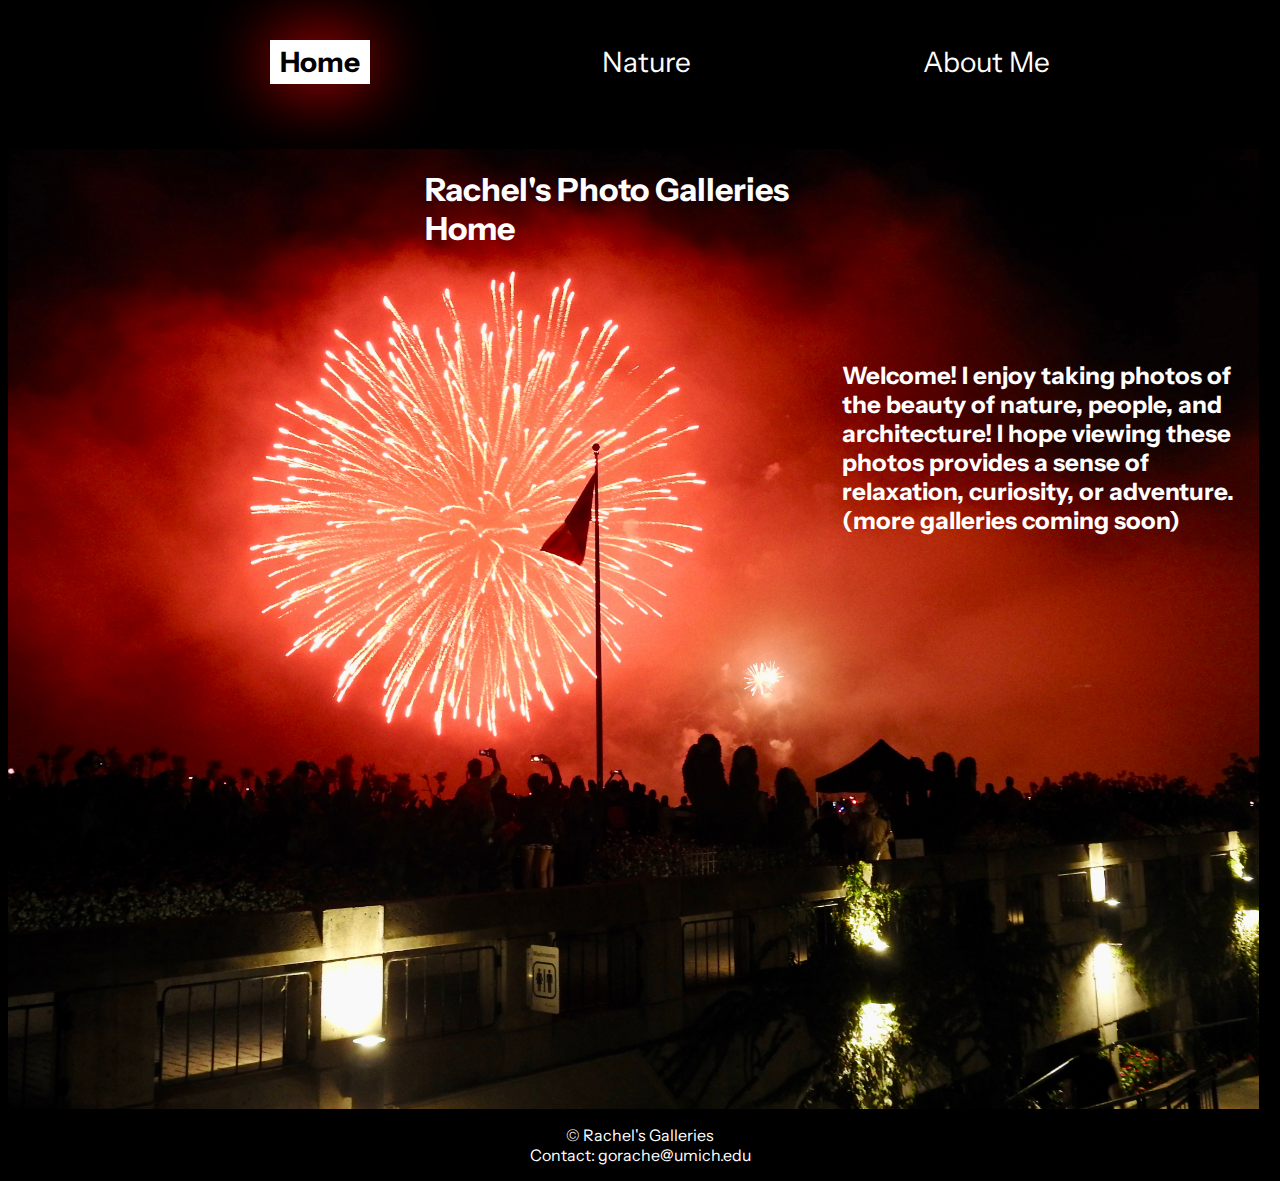
<file: index.html>
<!DOCTYPE html>
<html lang="en">
<head>
    <meta charset="UTF-8">
    <meta name="viewport" content="width=device-width, initial-scale=1.0">
    <link rel="preconnect" href="https://fonts.googleapis.com">
    <link rel="preconnect" href="https://fonts.gstatic.com" crossorigin>
    <link href="https://fonts.googleapis.com/css2?family=Instrument+Sans:ital,wght@0,400..700;1,400..700&family=Nunito+Sans:ital,opsz,wght@0,6..12,200..1000;1,6..12,200..1000&display=swap" rel="stylesheet">
    
    <link rel="stylesheet" type="text/css" href="css/style.css">
    <title>Document</title>
</head>
<body>


 
    <header> 

        <a class = "skip"  tabindex="0" href = "#main">Skip to Main Content</a>

           
         <nav>
            <ul class="nav">
                <li class="home"> <a class="link" href = "index.html">Home</a></li>
                <li><a href = "nature.html" class="link"> Nature </a></li>
                <li><a href = "aboutme.html" class="link"> About Me </a></li>
            </ul>
        </nav>

            

    </header>


    
<main id="main"> 

    <div class="welcome">

        <h1 class="heading glowIn" > Rachel's Photo Galleries <span> Home </span> </h1> 

            

             <h2 class="about glowIn">

                 Welcome! <br><br>
       
                
                I enjoy taking photos of the beauty of nature, people, and architecture! I hope viewing these photos provides a sense of relaxation, curiosity, or adventure. (more galleries coming soon)
   
            </h2>

            <img class="fireworks" width="1280" height="960" src="lights/fireworks.JPG" alt="">

            

    </div>




</main>

<footer class="foot">
    <p> &copy <span id="year"></span>  Rachel's Galleries <br>  Contact: gorache@umich.edu<br> 
    </p> 
    
</footer> 

    
</body>

<script src="index.js"></script>

</html>
</file>
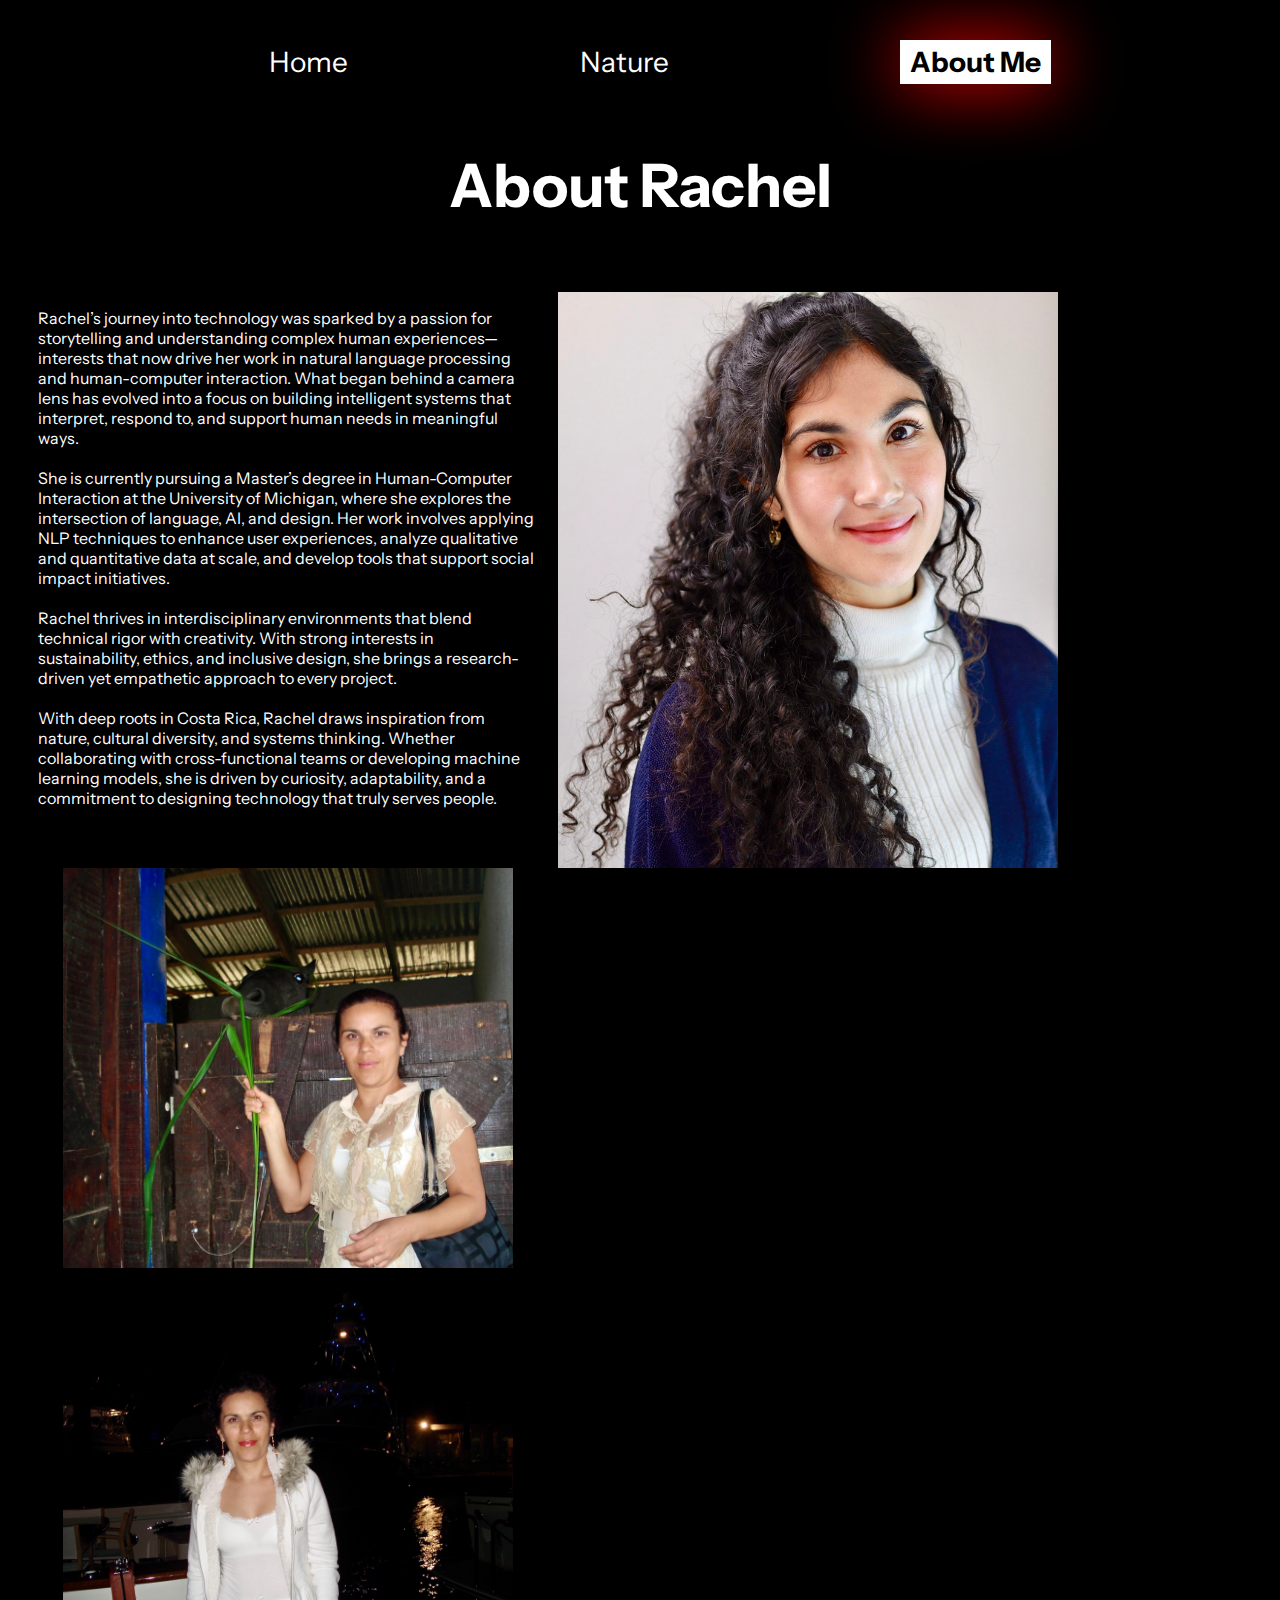
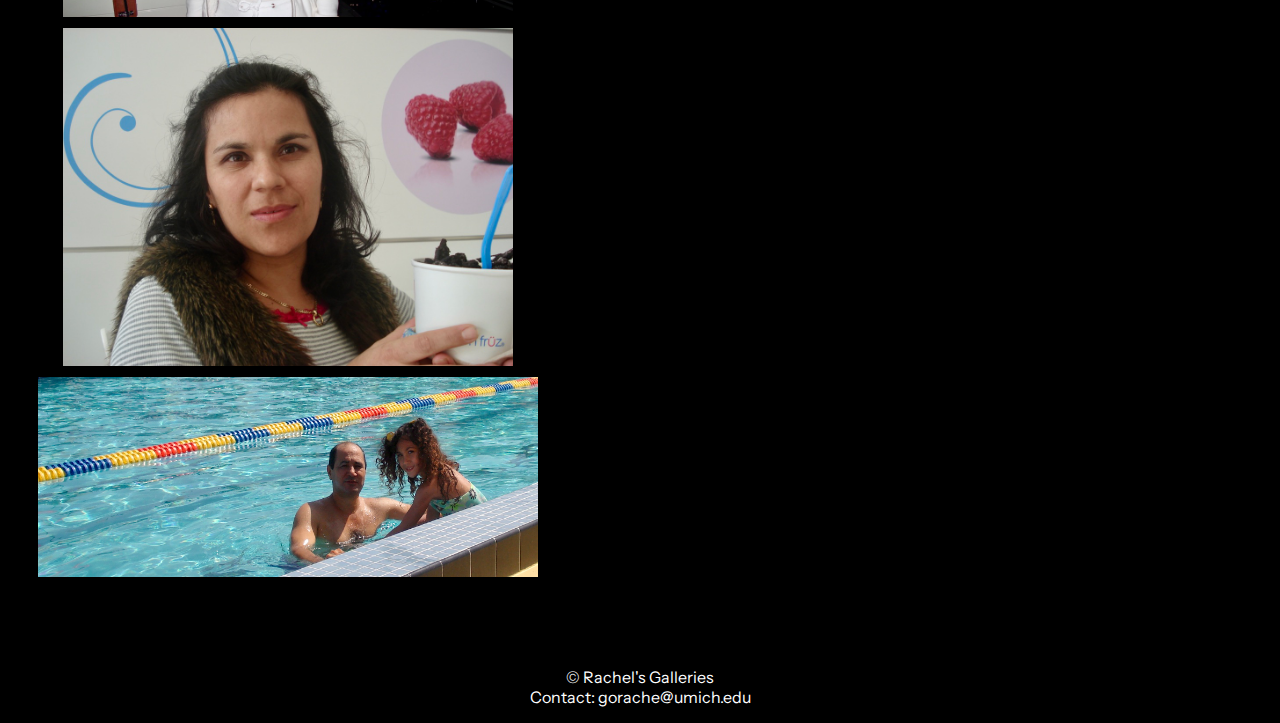
<file: aboutme.html>
<!DOCTYPE html>
<html lang="en">
<head>
    <meta charset="UTF-8">
    <meta name="viewport" content="width=device-width, initial-scale=1.0">
    <link rel="stylesheet" type="text/css" href="css/style.css">
    <link href="https://fonts.googleapis.com/css2?family=Instrument+Sans:ital,wght@0,400..700;1,400..700&family=Nunito+Sans:ital,opsz,wght@0,6..12,200..1000;1,6..12,200..1000&display=swap" rel="stylesheet">
    
    <title>Document</title>
</head>
<body>


    <header>

        <a class = "skip"  tabindex="0" href = "#main">Skip to Main Content</a>
    
    <nav>
        <ul class="nav">
                <li> <a class="link" href = "index.html">Home</a></li>
                <li ><a href = "nature.html" class="link"> Nature </a></li>
                <li class="aboutme"><a href = "aboutme.html" class="link"> About Me </a></li>
            </ul>

    </nav>
    
    <div class="natureHeading">
       <h1 class="natureH1"> About Rachel </h1>
    
    </header>

<main class="grid" id="main"> 

    <div class="aboutrachel">
    <p > Rachel’s journey into technology was sparked by a passion for storytelling and understanding complex human experiences—interests that now drive her work in natural language processing and human-computer interaction. What began behind a camera lens has evolved into a focus on building intelligent systems that interpret, respond to, and support human needs in meaningful ways. <br><br>

She is currently pursuing a Master’s degree in Human-Computer Interaction at the University of Michigan, where she explores the intersection of language, AI, and design. Her work involves applying NLP techniques to enhance user experiences, analyze qualitative and quantitative data at scale, and develop tools that support social impact initiatives. <br><br>

Rachel thrives in interdisciplinary environments that blend technical rigor with creativity. With strong interests in sustainability, ethics, and inclusive design, she brings a research-driven yet empathetic approach to every project. <br><br>

With deep roots in Costa Rica, Rachel draws inspiration from nature, cultural diversity, and systems thinking. Whether collaborating with cross-functional teams or developing machine learning models, she is driven by curiosity, adaptability, and a commitment to designing technology that truly serves people. </p>

    
    
        <img class="rachel" width="500" src="rachel.jpeg" alt="photo of a woman smiling, with curly hair wearing a white turtle neck and a blue cardigan">
    
    
    <div class="galleryContainer">

            <a href = "fam/momhorse.jpeg" data-lightbox="CO" data-title ="Garden of the God" data-alt = "orange-red boulder with sharp edges, about 15 feet in height, with sunlight in the background">

                <img width="450" height="400" src="fam/momhorse.jpeg" alt="orange-red boulder with sharp edges, about 15 feet in height, with sunlight in the background">
            </a>


            <a href = "fam/momboat.jpeg" data-lightbox="CO" data-title ="Garden of the God" data-alt = "three tall orange-red boulders that look like buildings. All boulders are narrow and sharp looking. The boulder in the middle is the tallest. There are green trees below the boulders.">

                <img width="450" height="338" src="fam/momboat.jpeg" alt="three tall orange-red boulders that look like buildings. All boulders are narrow and sharp looking. The boulder in the middle is the tallest. There are green trees below the boulders.">
            
            </a> 


            <a href = "fam/momice.jpeg" data-lightbox="CO" data-title ="Garden of the God" data-alt = "one big boulder with three extending rock formations that looks like fingers">

            
                <img width="450" height="338" src="fam/momice.jpeg" alt="one big boulder with three extending rock formations that looks like fingers">

            </a>


            <a href = "fam/dadswim.jpeg" data-lightbox="CO" data-title ="Garden of the God" data-alt = "one big boulder with three extending rock formations that looks like fingers">

            
                <img width="500" height="200" src="fam/dadswim.jpeg" alt="one big boulder with three extending rock formations that looks like fingers">

            </a>





</main>
<br><br>
<footer class="foot">
    <p> &copy <span id="year"></span>  Rachel's Galleries <br>  Contact: gorache@umich.edu<br> 
    </p> 
    
</footer> 
    
</body>
</html>
</file>
<file: css/style.css>
.skip {
  position: absolute;
  top: -20px;
  
}


a.skip:focus {
  background-color: white;
  position: absolute;
  top: 20px;
  padding: 2%;
  color: #00274C;
}



    
body {
    background-color: black;
    color: white;
    font-family: "Instrument Sans", sans-serif;
    

    
}


div.welcome {
    display: grid;
    grid-template-columns: 33% 33% 33% ;
    grid-template-rows: 20% 20% 20% 20% 20%;
    
}

.about {
    grid-column: 3/4;
    grid-row: 2/3;
}

 img.fireworks {

    z-index: -1;
    width: 100%;
    margin: auto;
    grid-column: 1/-1;
    grid-row: 1/-1;
 }

 .heading {
    grid-column: 2/3;
    grid-row: 1/2;
 }

 /* javacript  */

 @keyframes glowIn {
    from {
      opacity: 0;
    }
    65% {
      opacity: 1;
      text-shadow: 0 0 25px white;
    }
    75% {
      opacity: 1;
    }
    to {
      opacity: 0.7;
    }
  }
  

  
.glowIn {
    
    animation: glowIn 0.8s;


  }

  span {
    animation: glowIn 0.8s both;
  }

span:hover{

  opacity: 1;
  text-shadow: 0 0 25px white;
  

}


.eachword:hover {
  transform: translateY(-20px);
  transform: scaleY(1.2);


}

/* 
end of javascript code */



.nav {

  display: flex;
  flex-wrap: nowrap;
  align-items: center;
  justify-content: space-evenly;
  margin-bottom: 65px;
  margin-top: 40px;
}

ul {
  list-style-type: none;
  color: white;
}

.nav > li {
  

  padding-left: 10px;
  padding-right: 10px;
  padding-bottom: 5px;
  padding-top: 5px;
  font-size: 28px;
  
  

  
}


a {
  text-decoration: none;
  color: white;
}


li:hover .link {

  background-color:white;
  color: black;
  padding-left: 10px;
  padding-right: 10px;
  padding-bottom: 5px;
  padding-top: 5px;
  font-size: 28px;
  font-weight: bolder;
  border: none;
  box-shadow: 0 0 70px red;
  
}




.home .link {
  background-color:white;
  color: black;
  padding-left: 10px;
  padding-right: 10px;
  padding-bottom: 5px;
  padding-top: 5px;
  font-size: 28px;
  font-weight: bolder;
  border: none;
  box-shadow: 0 0 70px red;
}




footer a {
  color: white;
  text-decoration: none;
}
  
footer {
  
  background-color:black;
  color: white;
  text-align: center;
  margin-top: auto;
}




body {
  min-height: 100vh;
  
}




/* nature page code  */

.video {

display: flex;
flex-direction: column;
flex-wrap: wrap;
align-content: center;
height: 600px;
}




.videoButtons {
  
  grid-template-columns: 25% 25% 25% 25%;
  grid-template-rows: 1fr 1;
  display: grid;
  margin: auto;
  padding: 5px;


}

button {
  width:fit-content;
}

#play {
  grid-column: 2/3;
  justify-self: end;

}


.natureHeading {
  display: flex;
  font-size: 30px;
  margin-bottom: 15px;
}

.natureH1 {
  margin: auto;
  
}


.nature .link {
  background-color:white;
  color: black;
  padding-left: 10px;
  padding-right: 10px;
  padding-bottom: 5px;
  padding-top: 5px;
  font-size: 28px;
  font-weight: bolder;
  border: none;
  box-shadow: 0 0 70px red;
}

.mute {
  display: flex;
}

#mute {
  margin: auto;
}

button {
  background-color: black;
  color: white;
  font-weight: bold;
}


.galleryContainer {
  display: flex;
  flex-wrap: wrap;
  flex-direction: row;
  justify-content: center;
  gap: 7px;
}

.galleryTitle {
  display: flex;
  flex-wrap: wrap;
  justify-content: center;
  font-weight: bolder;
  font-size: 27px;
  border-style: solid;
  border-color: azure;
  width: 100%;
  margin-top: 70px;
  margin-bottom: 15px;

  
 
}


@keyframes imagepop {
  0%   {transform: scale(1)}
  25%  {transform: scale(1.1)}
  50%  {transform:scale(1.2)}
  100% {transform: scale(1.1);}
}


img:hover {
  animation: imagepop 1s infinite;
  border-style: solid;
  border-width: 5px;
  border-color: black;
}



@keyframes imagepop {
  0%   {transform: scale(1)}
  25%  {transform: scale(1.1)}
  50%  {transform:scale(1.2)}
  100% {transform: scale(1.1);}
}

/* end of nature page code */




/* start of about me page code  */





@media screen and (min-width: 1000px) {


.rachel {
  grid-column: 2/3;
  display: grid;

}

.aboutme .link {
  background-color:white;
  color: black;
  padding-left: 10px;
  padding-right: 10px;
  padding-bottom: 5px;
  padding-top: 5px;
  font-size: 28px;
  font-weight: bolder;
  border: none;
  box-shadow: 0 0 70px red;
}


.grid {
  grid-template-columns: 33% 33% 33%;
  display: grid;
  
  
}

img.rachel {
  animation: none;
}
.rachel {
  
  grid-column: 2/3;
  margin-left: 20px;
}

.aboutrachel {
  padding: 30px;
  margin-top: 25px;
  display: grid;
}


/* 404 page code  */

.main404 {
  flex-direction: column;
  display: flex;
  justify-content: center;
  flex-wrap: wrap;
  align-content: center;
  align-items: center;
}



.page {
  font-size: larger;
  color: white;
}

.error {
  background-color: black;
  font-size: 100px;
  color: white;
}

.body404 {
  background-color: black
}


.button {
  background-color: white;
}

.button a  {
  color: black;
  font-size: x-large;
 
}
.button:hover {
  background-color: pink;

}




@media (prefers-reduced-motion) {
  /* styles to apply if a user's device settings are set to reduced motion */

  img:hover {
    animation: none;
  }
  
  img {
    animation: none;  
  
  }

}
}
</file>
